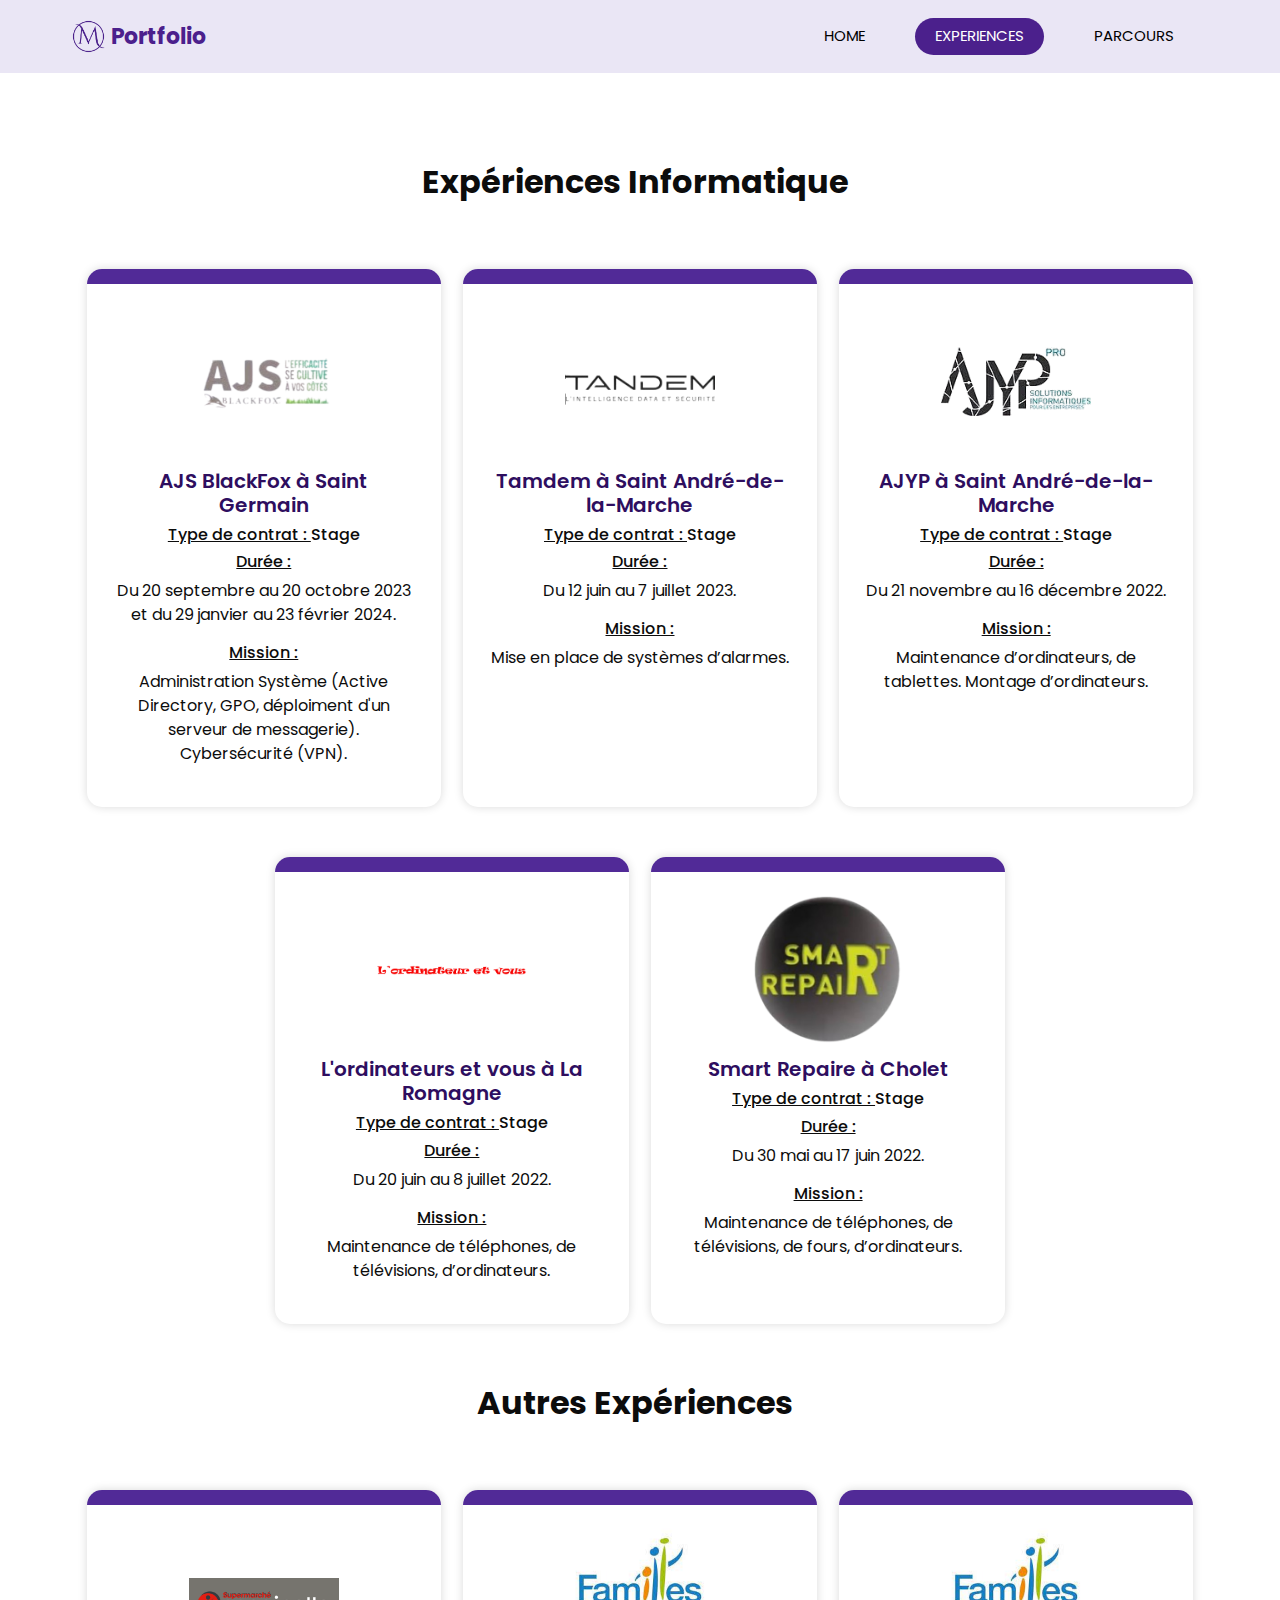
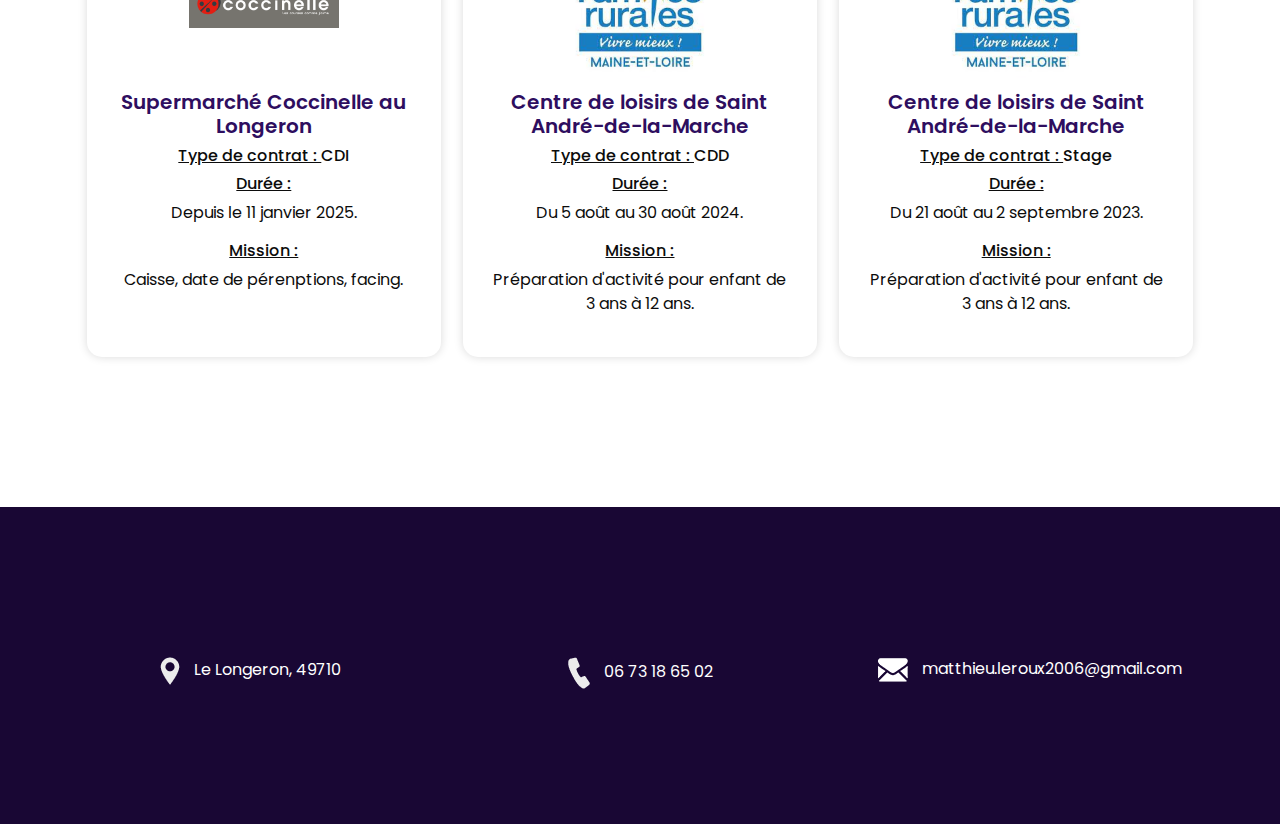
<file: experiences.html>
<!DOCTYPE html>
<html>

<head>
  <!-- Basic -->
  <meta charset="utf-8" />
  <meta http-equiv="X-UA-Compatible" content="IE=edge" />
  <!-- Mobile Metas -->
  <meta name="viewport" content="width=device-width, initial-scale=1, shrink-to-fit=no" />

  <title>Experiences</title>

  <!-- slider stylesheet -->
  <link rel="stylesheet" type="text/css" href="https://cdnjs.cloudflare.com/ajax/libs/OwlCarousel2/2.1.3/assets/owl.carousel.min.css" />

  <!-- bootstrap core css -->
  <link rel="stylesheet" type="text/css" href="bootstrap.css" />

  <!-- fonts style -->
  <link href="https://fonts.googleapis.com/css?family=Poppins:400,600,700&display=swap" rel="stylesheet">
  <!-- Custom styles for this template -->
  <link href="style.css" rel="stylesheet" />
  <!-- responsive style -->
  <link href="responsive.css" rel="stylesheet" />

</head>

<body class="sub_page">

  <div class="hero_area">
    <!-- header section strats -->
    <header class="header_section">
      <div class="container">
        <nav class="navbar navbar-expand-lg custom_nav-container ">
          <a class="navbar-brand" href="index.html">
            <img src="logo.png" alt="">
            <span>
              Portfolio
            </span>
          </a>
          <button class="navbar-toggler" type="button" data-toggle="collapse" data-target="#navbarSupportedContent" aria-controls="navbarSupportedContent" aria-expanded="false" aria-label="Toggle navigation">
            <span class="s-1"> </span>
            <span class="s-2"> </span>
            <span class="s-3"> </span>
          </button>

          <div class="collapse navbar-collapse" id="navbarSupportedContent">
            <div class="d-flex ml-auto flex-column flex-lg-row align-items-center">
              <ul class="navbar-nav  ">
                <li class="nav-item">
                  <a class="nav-link" id="boutonIndex" href="index.html" onmouseover=ButtonSurVolerIndex() onmouseout=ButtonNonsurVolerIndex()> Home </a>
                </li>
                <li class="nav-item active">
                  <a class="nav-link" id="boutonExp" href="experiences.html" onmouseover=ButtonSurVolerExp() onmouseout=ButtonNonsurVolerExp()> Experiences <span class="sr-only">(current)</span></a>
                </li>
                <li class="nav-item">
                  <a class="nav-link" id="boutonPar" href="parcours.html" onmouseover=ButtonSurVolerPar() onmouseout=ButtonNonsurVolerPar()> Parcours </a>
                </li>
              </ul>
            </div>
          </div>
        </nav>
      </div>
    </header>
    <!-- end header section -->
  </div>


  <!-- service section -->
  <section class="service_section layout_padding">
    <div class="container">
      <div class="heading_container">
        <h2>
          Expériences Informatique
        </h2>
      </div>

      <div class="service_container">
        <div class="box active">
          <div class="img-box">
            <img src="logo-ajs.png" class="img1" alt="logo entreprise AJS BlackFox">
          </div>
          <div class="detail-box">
            <h5>
              AJS BlackFox à Saint Germain
            </h5>
            <h6>
              <u> Type de contrat : </u> Stage
            </h6>
            <h6><u>
              Durée : 
            </h6></u>
            <p>
              Du 20 septembre au 20 octobre 2023 et du 29 janvier au 23 février 2024.
            </p>
            <h6><u>
              Mission :
            </h6></u>
            <p>
              Administration Système (Active Directory, GPO, déploiment d'un serveur de messagerie). Cybersécurité (VPN).
            </p>
          </div>
        </div>
        <div class="box active">
          <div class="img-box">
            <img src="logo-tandem.png" class="img1" alt="logo entreprise Tandem">
          </div>
          <div class="detail-box">
            <h5>
              Tamdem à Saint André-de-la-Marche
            </h5>
            <h6>
              <u> Type de contrat : </u> Stage
            </h6>
            <h6><u>
              Durée : 
            </h6></u>
            <p>
                Du 12 juin au 7 juillet 2023.
            </p>
            <h6><u>
              Mission :
            </h6></u>
            <p>
              Mise en place de systèmes d’alarmes.
            </p>
          </div>
        </div>
        <div class="box active">
          <div class="img-box">
            <img src="logo-ajyp.png" class="img1" alt="logo entreprise AJYP">
          </div>
          <div class="detail-box">
            <h5>
              AJYP à Saint André-de-la-Marche
            </h5>
            <h6>
              <u> Type de contrat : </u> Stage
            </h6>
            <h6><u>
              Durée : 
            </h6></u>
            <p>
              Du 21 novembre au 16 décembre 2022.
            </p>
            <h6><u>
              Mission :
            </h6></u>
            <p>
              Maintenance d’ordinateurs, de tablettes. Montage d’ordinateurs.
            </p>
          </div>
        </div>
        <div class="box active">
          <div class="img-box">
            <img src="logo-OrdinateurEtVous.png" class="img1" alt="">
          </div>
          <div class="detail-box">
            <h5>
              L'ordinateurs et vous à La Romagne
            </h5>
            <h6>
              <u> Type de contrat : </u> Stage
            </h6>
            <h6><u>
              Durée : 
            </h6></u>
            <p>
              Du 20 juin au 8 juillet 2022.
            </p>
            <h6><u>
              Mission :
            </h6></u>
            <p>
              Maintenance de téléphones, de télévisions, d’ordinateurs.
            </p>
          </div>
        </div>
        <div class="box active">
          <div class="img-box">
            <img src="logo-smartRepaire.png" class="img1" alt="logo entreprise Smart Repaire">
          </div>
          <div class="detail-box">
            <h5>
              Smart Repaire à Cholet
            </h5>
            <h6>
              <u> Type de contrat : </u> Stage
            </h6>
            <h6><u>
              Durée : 
            </h6></u>
              <p>
                Du 30 mai au 17 juin 2022.
              </p>
            <h6><u>
              Mission :
            </h6></u>
            <p>
              Maintenance de téléphones, de télévisions, de fours, d’ordinateurs. 
            </p>
          </div>
        </div>
      </div>
    </div>


    <div class="container">
      <div class="heading_container">
        <h2>
          Autres Expériences
        </h2>
      </div>

      <div class="service_container">
        <div class="box active">
          <div class="img-box">
            <img src="logo-cocinelle.png" class="img1" alt="logo Cocinelle">
          </div>
          <div class="detail-box">
            <h5>
              Supermarché Coccinelle au Longeron
            </h5>
            <h6>
              <u> Type de contrat : </u> CDI
            </h6>
            <h6><u>
              Durée : 
            </h6></u>
            <p>
              Depuis le 11 janvier 2025.
            </p>
            <h6><u>
              Mission :
            </h6></u>
            <p>
              Caisse, date de pérenptions, facing.
            </p>
          </div>
        </div>
        <div class="box active">
          <div class="img-box">
            <img src="logo-FamillesRurales.jfif" class="img1" alt="logo entreprise Tandem">
          </div>
          <div class="detail-box">
            <h5>
              Centre de loisirs de Saint André-de-la-Marche
            </h5>
            <h6>
              <u> Type de contrat : </u> CDD
            </h6>
            <h6><u>
              Durée : 
            </h6></u>
            <p>
              Du 5 août au 30 août 2024.
            </p>
            <h6><u>
              Mission :
            </h6></u>
            <p>
              Préparation d'activité pour enfant de 3 ans à 12 ans. 
            </p>
          </div>
        </div>
        <div class="box active">
          <div class="img-box">
            <img src="logo-FamillesRurales.jfif" class="img1" alt="logo entreprise Tandem">
          </div>
          <div class="detail-box">
            <h5>
              Centre de loisirs de Saint André-de-la-Marche
            </h5>
            <h6>
              <u> Type de contrat : </u> Stage
            </h6>
            <h6><u>
              Durée : 
            </h6></u>
            <p>
                Du 21 août au 2 septembre 2023.
            </p>
            <h6><u>
              Mission :
            </h6></u>
            <p>
              Préparation d'activité pour enfant de 3 ans à 12 ans.
            </p>
          </div>
        </div>
      </div>
    </div>
  </section>
  <!-- end service section -->


  <!-- info section -->

  <section class="info_section layout_padding">
    <div class="container">
      <div class="info_contact">
        <div class="row">
          <div class="col-md-4">
            <a href="https://www.google.fr/maps/place/Le+Longeron,+49710+S%C3%A8vremoine/@47.0280094,-1.0847247,8340m/data=!3m2!1e3!4b1!4m6!3m5!1s0x4806693a6b7a66b1:0x40d37521e0d91f0!8m2!3d47.018247!4d-1.059431!16s%2Fm%2F03w9jq7?hl=fr&entry=ttu&g_ep=EgoyMDI0MTAyOS4wIKXMDSoASAFQAw%3D%3D">
              <img src="location.png" alt="logo localisation">
              <span>
                Le Longeron, 49710
              </span>
            </a>
          </div>
          <div class="col-md-4">
            <a href="tel:0673186502">
              <img src="telephone.png" alt="logo localisation">
              <span>
                06 73 18 65 02
              </span>
            </a>
          </div>
          <div class="col-md-4">
            <a href="mailto:matthieu.leroux2006@gmail.com">
              <img src="mail.png" alt="logo mail">
              <span>
                matthieu.leroux2006@gmail.com
              </span>
            </a>
          </div>
        </div>
      </div>
    </div>
  </section>

  <!-- end info section -->


  <script src="jquery-3.4.1.min.js"></script>
  <script src="bootstrap.js"></script>


</body>

</html>
</file>
<file: style.css>
body {
  font-family: "Poppins", sans-serif;
  color: #0c0c0c;
  background-color: #ffffff;
}

.layout_padding {
  padding-top: 90px;
  padding-bottom: 90px;
}

.heading_container {
  display: -webkit-box;
  display: -ms-flexbox;
  display: flex;
  -webkit-box-pack: start;
      -ms-flex-pack: start;
          justify-content: flex-start;
  -webkit-box-align: center;
      -ms-flex-align: center;
          align-items: center;
  text-align: center;
}

.heading_container h2 {
  position: relative;
  font-weight: bold;
  margin-right: 10px;
}

.heading_container img {
  width: 30px;
}

/*header section*/
.hero_area {
  height: 98vh;
  position: relative;
  display: -webkit-box;
  display: -ms-flexbox;
  display: flex;
  -webkit-box-orient: vertical;
  -webkit-box-direction: normal;
      -ms-flex-direction: column;
          flex-direction: column;
  background-color: #eae6f5;
}

.sub_page .hero_area {
  height: auto;
}

.header_section .container {
  padding: 0;
}

.header_section .nav_container {
  margin: 0 auto;
}

.custom_nav-container .navbar-nav .nav-item .nav-link {
  padding: 7px 20px;
  margin: 10px 15px;
  color: #000000;
  text-align: center;
  border-radius: 35px;
  text-transform: uppercase;
  font-size: 15px;
}

.custom_nav-container .navbar-nav .nav-item.active .nav-link, .custom_nav-container .navbar-nav .nav-item:hover .nav-link {
  background-color: #4b208c;
  color: #ffffff;
}

a,
a:hover,
a:focus {
  text-decoration: none;
}

a:hover,
a:focus {
  color: initial;
}

.btn,
.btn:focus {
  outline: none !important;
  -webkit-box-shadow: none;
          box-shadow: none;
}

.custom_nav-container .nav_search-btn {
  background-image: url(../images/search-icon.png);
  background-size: 22px;
  background-repeat: no-repeat;
  background-position-y: 7px;
  width: 35px;
  height: 35px;
  padding: 0;
  border: none;
}

.navbar-brand {
  display: -webkit-box;
  display: -ms-flexbox;
  display: flex;
  -webkit-box-align: center;
      -ms-flex-align: center;
          align-items: center;
}

.navbar-brand img {
  margin-right: 5px;
  width: 35px;
}

.navbar-brand span {
  font-size: 22px;
  font-weight: 700;
  color: #4b208c;
}

.custom_nav-container {
  z-index: 99999;
}

.navbar-expand-lg .navbar-collapse {
  -webkit-box-align: end;
      -ms-flex-align: end;
          align-items: flex-end;
}

.custom_nav-container .navbar-toggler {
  outline: none;
}

.custom_nav-container .navbar-toggler {
  padding: 0;
  width: 37px;
  height: 42px;
}

.custom_nav-container .navbar-toggler span {
  display: block;
  width: 35px;
  height: 4px;
  background-color: #190734;
  margin: 7px 0;
  -webkit-transition: all .3s;
  transition: all .3s;
}

.img1 {
  width: 60%;
}

.custom_nav-container .navbar-toggler[aria-expanded="true"] .s-1 {
  -webkit-transform: rotate(45deg);
          transform: rotate(45deg);
  margin: 0;
  margin-bottom: -4px;
}

.custom_nav-container .navbar-toggler[aria-expanded="true"] .s-2 {
  display: none;
}

.custom_nav-container .navbar-toggler[aria-expanded="true"] .s-3 {
  -webkit-transform: rotate(-45deg);
          transform: rotate(-45deg);
  margin: 0;
  margin-top: -4px;
}

.custom_nav-container .navbar-toggler[aria-expanded="false"] .s-1,
.custom_nav-container .navbar-toggler[aria-expanded="false"] .s-2,
.custom_nav-container .navbar-toggler[aria-expanded="false"] .s-3 {
  -webkit-transform: none;
          transform: none;
}

/*end header section*/
/* slider section */
.slider_section {
  -webkit-box-flex: 1;
      -ms-flex: 1;
          flex: 1;
  display: -webkit-box;
  display: -ms-flexbox;
  display: flex;
  -webkit-box-align: center;
      -ms-flex-align: center;
          align-items: center;
  position: relative;
  z-index: 2;
  color: #3b3a3a;
  padding-bottom: 90px;
}

.slider_section .row {
  -webkit-box-align: center;
      -ms-flex-align: center;
          align-items: center;
}

.slider_section .detail_box {
  color: #000000;
}

.slider_section .detail_box h1 {
  text-transform: uppercase;
  font-weight: bold;
}

.slider_section .detail_box p {
  margin-top: 20px;
}

.slider_section .detail_box a {
  display: inline-block;
  padding: 10px 40px;
  background-color: #4b208c;
  color: #ffffff;
  border-radius: 35px;
  margin-top: 35px;
}

.slider_section .detail_box a:hover {
  background-color: #5625a1;
}

.slider_section .img_container {
  border: 7px solid #7b57b2;
  border-radius: 100%;
  overflow: hidden;
}

.slider_section .img_container div#carouselExampleContarols {
  width: 100%;
  position: unset;
}

.slider_section .img_container .img-box img {
  width: 100%;
}

.slider_section .carousel-control-prev,
.slider_section .carousel-control-next {
  top: initial;
  left: initial;
  bottom: 5%;
  right: 10%;
  width: 45px;
  height: 45px;
  border: none;
  border-radius: 100%;
  opacity: 1;
  background-repeat: no-repeat;
  background-size: 8px;
  background-position: center;
}

.slider_section .carousel-control-prev {
  background-image: url(../images/prev.png);
  background-color: #ffffff;
  -webkit-transform: translate(-85px, 30px);
          transform: translate(-85px, 30px);
}

.slider_section .carousel-control-next {
  background-image: url(../images/next.png);
  background-color: #4b208c;
  -webkit-transform: translate(-45px, 0);
          transform: translate(-45px, 0);
}

.service_section {
  text-align: center;
}

.service_section .heading_container {
  -webkit-box-pack: center;
      -ms-flex-pack: center;
          justify-content: center;
}

.service_section .service_container {
  display: -webkit-box;
  display: -ms-flexbox;
  display: flex;
  -webkit-box-pack: center;
      -ms-flex-pack: center;
          justify-content: center;
  padding: 35px 0;
  -ms-flex-wrap: wrap;
      flex-wrap: wrap;
}

.service_section .service_container .box {
  margin: 25px 1%;
  -ms-flex-preferred-size: 31%;
      flex-basis: 31%;
  padding: 35px 25px 25px;
  border-radius: 15px;
  -webkit-box-shadow: 0 0 10px 0 rgba(0, 0, 0, 0.15);
          box-shadow: 0 0 10px 0 rgba(0, 0, 0, 0.15);
  border-top: 15px solid transparent;
  overflow: hidden;
  -webkit-transition: all .1s;
  transition: all .1s;
}

.service_section .service_container .box .img-box {
  display: -webkit-box;
  display: -ms-flexbox;
  display: flex;
  -webkit-box-pack: center;
      -ms-flex-pack: center;
          justify-content: center;
  -webkit-box-align: center;
      -ms-flex-align: center;
          align-items: center;
  height: 125px;
}

.service_section .service_container .box .img-box img {
  width: 150px;
}

.service_section .service_container .box .detail-box {
  margin-top: 25px;
}

.service_section .service_container .box .detail-box h5 {
  color: #2e0e5f;
  font-weight: 600;
  position: relative;
}

.service_section .service_container .box:hover, .service_section .service_container .box.active {
  border-top: 15px solid #512a97;
}

.service_section .btn-box {
  display: -webkit-box;
  display: -ms-flexbox;
  display: flex;
  -webkit-box-pack: center;
      -ms-flex-pack: center;
          justify-content: center;
  margin-top: 25px;
}

.service_section .btn-box a {
  display: inline-block;
  padding: 10px 35px;
  background-color: #56289b;
  color: #ffffff;
  border-radius: 35px;
}

.service_section .btn-box a:hover {
  background-color: #5625a1;
}

.about_section {
  background-color: #f3f0f6;
}

.about_section .row {
  -webkit-box-align: center;
      -ms-flex-align: center;
          align-items: center;
}

.about_section .img_container {
  display: -webkit-box;
  display: -ms-flexbox;
  display: flex;
  -webkit-box-orient: vertical;
  -webkit-box-direction: normal;
      -ms-flex-direction: column;
          flex-direction: column;
}

.about_section .img_container .img-box {
  border: 5px solid #7b57b2;
  border-radius: 100%;
  overflow: hidden;
}

.about_section .img_container .img-box.b1 {
  width: 70%;
}

.about_section .img_container .img-box.b2 {
  width: 50%;
  margin-left: auto;
  margin-top: -12%;
}

.about_section .img_container .img-box img {
  width: 100%;
}

.about_section .detail-box {
  margin-right: 15%;
}

.about_section .detail-box p {
  margin-top: 25px;
}

.about_section .detail-box a {
  display: inline-block;
  padding: 10px 35px;
  background-color: #4b208c;
  color: #ffffff;
  border-radius: 5px;
  margin: 25px 0 45px 0;
}

.about_section .detail-box a:hover {
  background-color: #bcc5b4;
}

.blog_section .heading_container {
  -webkit-box-pack: center;
      -ms-flex-pack: center;
          justify-content: center;
}

.blog_section .heading_container h2::before {
  background-color: #ffffff;
}

.blog_section .box {
  margin-top: 55px;
  background-color: #ffffff;
  -webkit-box-shadow: 0 0 10px 0 rgba(0, 0, 0, 0.15);
          box-shadow: 0 0 10px 0 rgba(0, 0, 0, 0.15);
}

.blog_section .box .img-box {
  position: relative;
}

.blog_section .box .img-box img {
  width: 100%;
}

.blog_section .box .detail-box {
  padding: 25px 25px 15px;
}

.blog_section .box .detail-box h5 {
  font-weight: bold;
}

/* info section */
.info_section {
  background-color: #190734;
  color: #ffffff;
}

.info_section h6 {
  font-weight: bold;
}

.info_section .info_contact {
  margin-top: 60px;
  margin-bottom: 45px;
}

.info_section .info_contact .col-md-4 {
  display: -webkit-box;
  display: -ms-flexbox;
  display: flex;
  -webkit-box-pack: center;
      -ms-flex-pack: center;
          justify-content: center;
}

.info_section .info_contact a {
  color: #ffffff;
}

.info_section .info_contact img {
  max-width: 100%;
  margin-right: 10px;
}

.info_section .info_form {
  margin: 0 auto;
  margin-bottom: 45px;
}

.info_section .info_form h4 {
  text-transform: uppercase;
  text-align: center;
  margin-bottom: 20px;
}

.info_section .info_form form {
  display: -webkit-box;
  display: -ms-flexbox;
  display: flex;
  -webkit-box-align: center;
      -ms-flex-align: center;
          align-items: center;
}

.info_section .info_form form input {
  background-color: #ffffff;
  border: none;
  -webkit-box-flex: 2.5;
      -ms-flex: 2.5;
          flex: 2.5;
  outline: none;
  color: #000000;
  min-height: 42.4px;
  padding-left: 15px;
}

.info_section .info_form form input ::-webkit-input-placeholder {
  color: #ffffff;
  opacity: 0.2;
}

.info_section .info_form form input :-ms-input-placeholder {
  color: #ffffff;
  opacity: 0.2;
}

.info_section .info_form form input ::-ms-input-placeholder {
  color: #ffffff;
  opacity: 0.2;
}

.info_section .info_form form input ::placeholder {
  color: #ffffff;
  opacity: 0.2;
}

.info_section .info_form form button {
  -webkit-box-flex: 1;
      -ms-flex: 1;
          flex: 1;
  border: none;
  display: inline-block;
  padding: 10px 30px;
  background-color: #4b208c;
  color: #ffffff;
  border-radius: 0;
  font-size: 15px;
  text-transform: uppercase;
}

.info_section .info_form form button:hover {
  background-color: #5625a1;
}

.info_section .box {
  display: -webkit-box;
  display: -ms-flexbox;
  display: flex;
}

.info_section .info_social {
  display: -webkit-box;
  display: -ms-flexbox;
  display: flex;
}

.info_section .info_social img {
  width: 35px;
  margin-right: 8px;
}

/* end info section */
/*# sourceMappingURL=style.css.map */
</file>
<file: responsive.css>
@media (max-width: 1120px) {}

@media (max-width: 992px) {

  .hero_area {
    height: auto;
  }

  .header_section {
    padding-top: 10px;
  }

  #navbarSupportedContent {
    margin-top: 25px;
  }

  .slider_section {

    padding-top: 75px;
    padding-bottom: 150px;

  }

  .about_section .img-box {
    margin: 0 5%;
  }

  .about_section .detail-box {
    margin-right: 5%;
  }

  .service_section .service_container .box {
    -ms-flex-preferred-size: 48%;
    flex-basis: 48%;
  }

  .about_section .img_container .img-box.b2 {
    margin-top: -5%;
  }

}

@media (max-width: 768px) {


  .slider_section .detail_box {
    text-align: center;
  }

  .slider_section .img_content {
    margin-top: 55px;
  }

  .info_section .info_contact a {
    margin-bottom: 15px;
  }

  .info_section .info_social {
    justify-content: center;
  }

  .service_section .service_container .box {
    flex-basis: 98%;
  }

  .info_section .info_contact a {
    text-align: center;
  }
}

@media (max-width: 576px) {
  .about_section .img_container .img-box.b1 {
    width: 80%;
  }

  .about_section .img_container .img-box.b2 {
    width: 55%;
  }

  .info_section .info_form form {
    flex-direction: column;
  }

  .info_section .info_form form input {
    width: 100%;
  }

  .info_section .info_form form button {
    margin-top: 15px;
    padding: 10px 40px;
  }
}

@media (max-width: 480px) {}

@media (max-width: 420px) {

  .slider_section .carousel-control-prev,
  .slider_section .carousel-control-next {
    right: 0;
  }
}

@media (max-width: 360px) {}

@media (min-width: 1200px) {
  .container {
    max-width: 1170px;
  }
}
</file>
